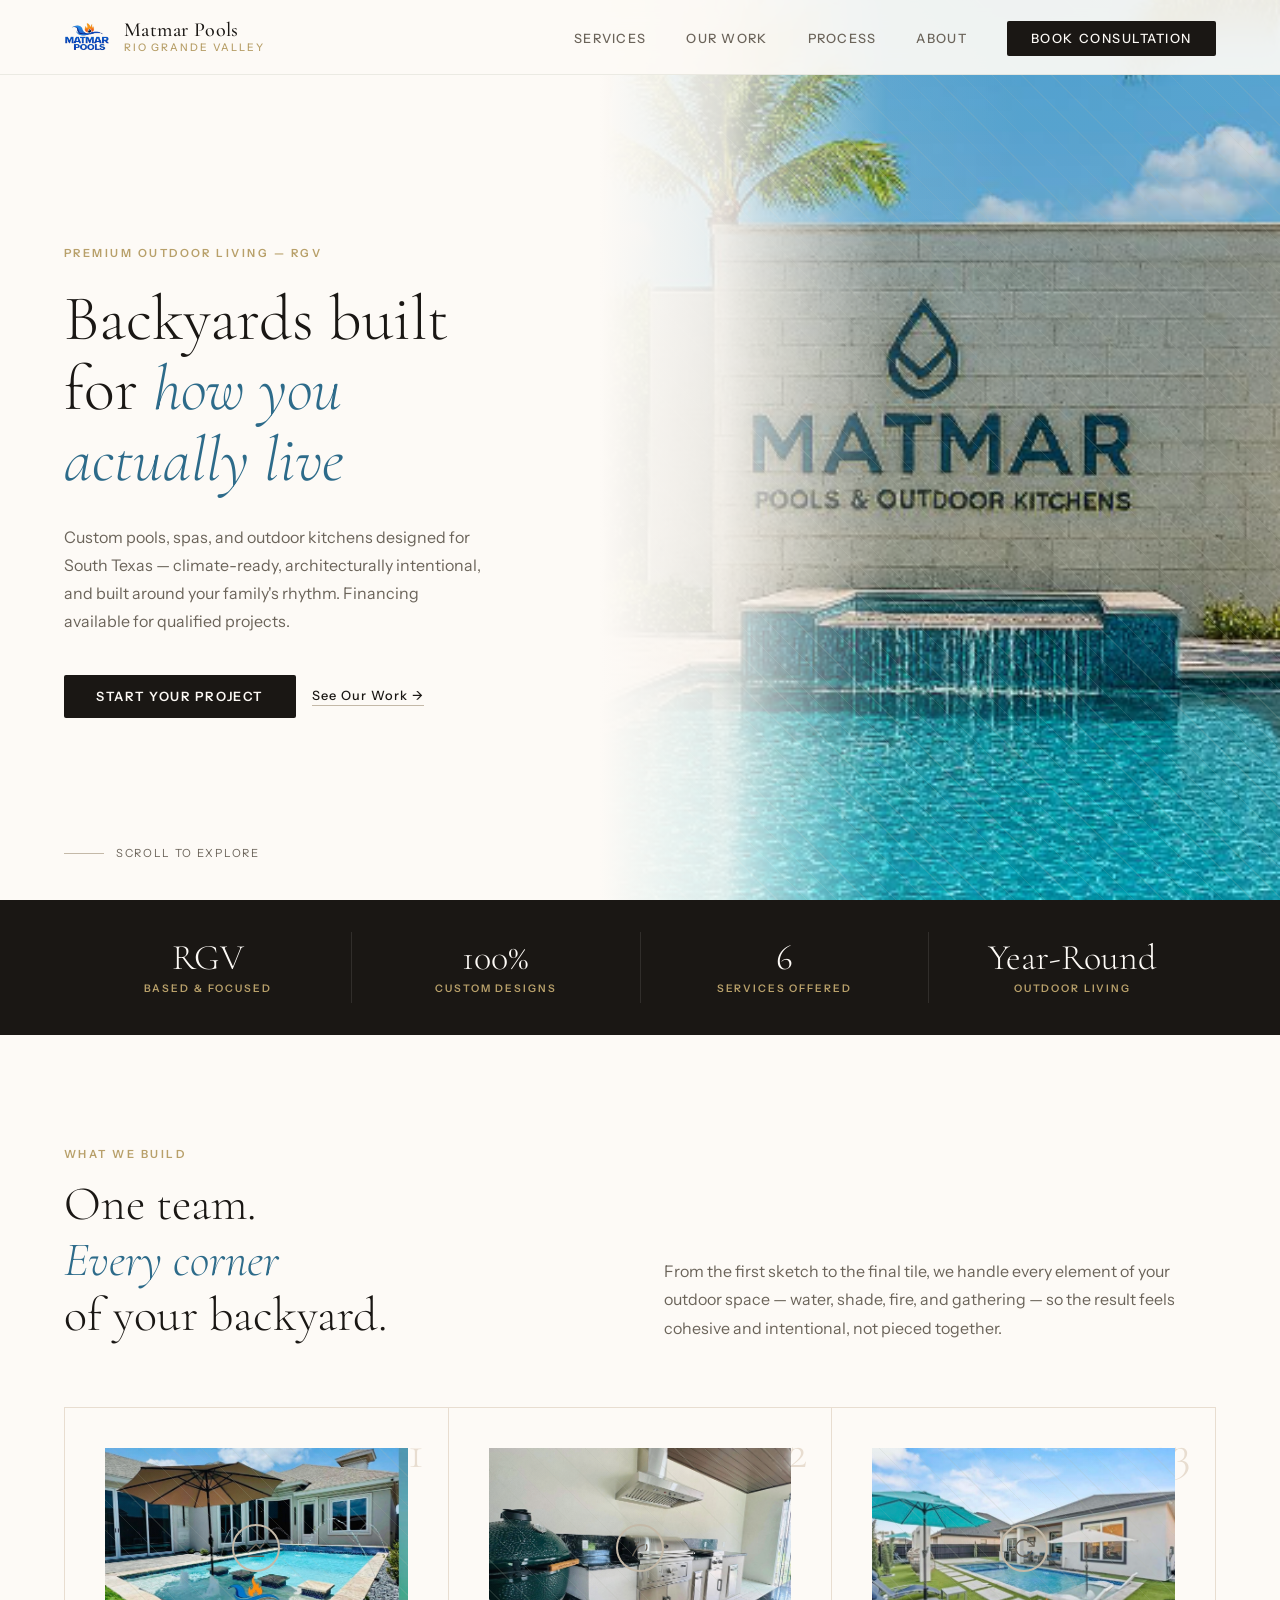
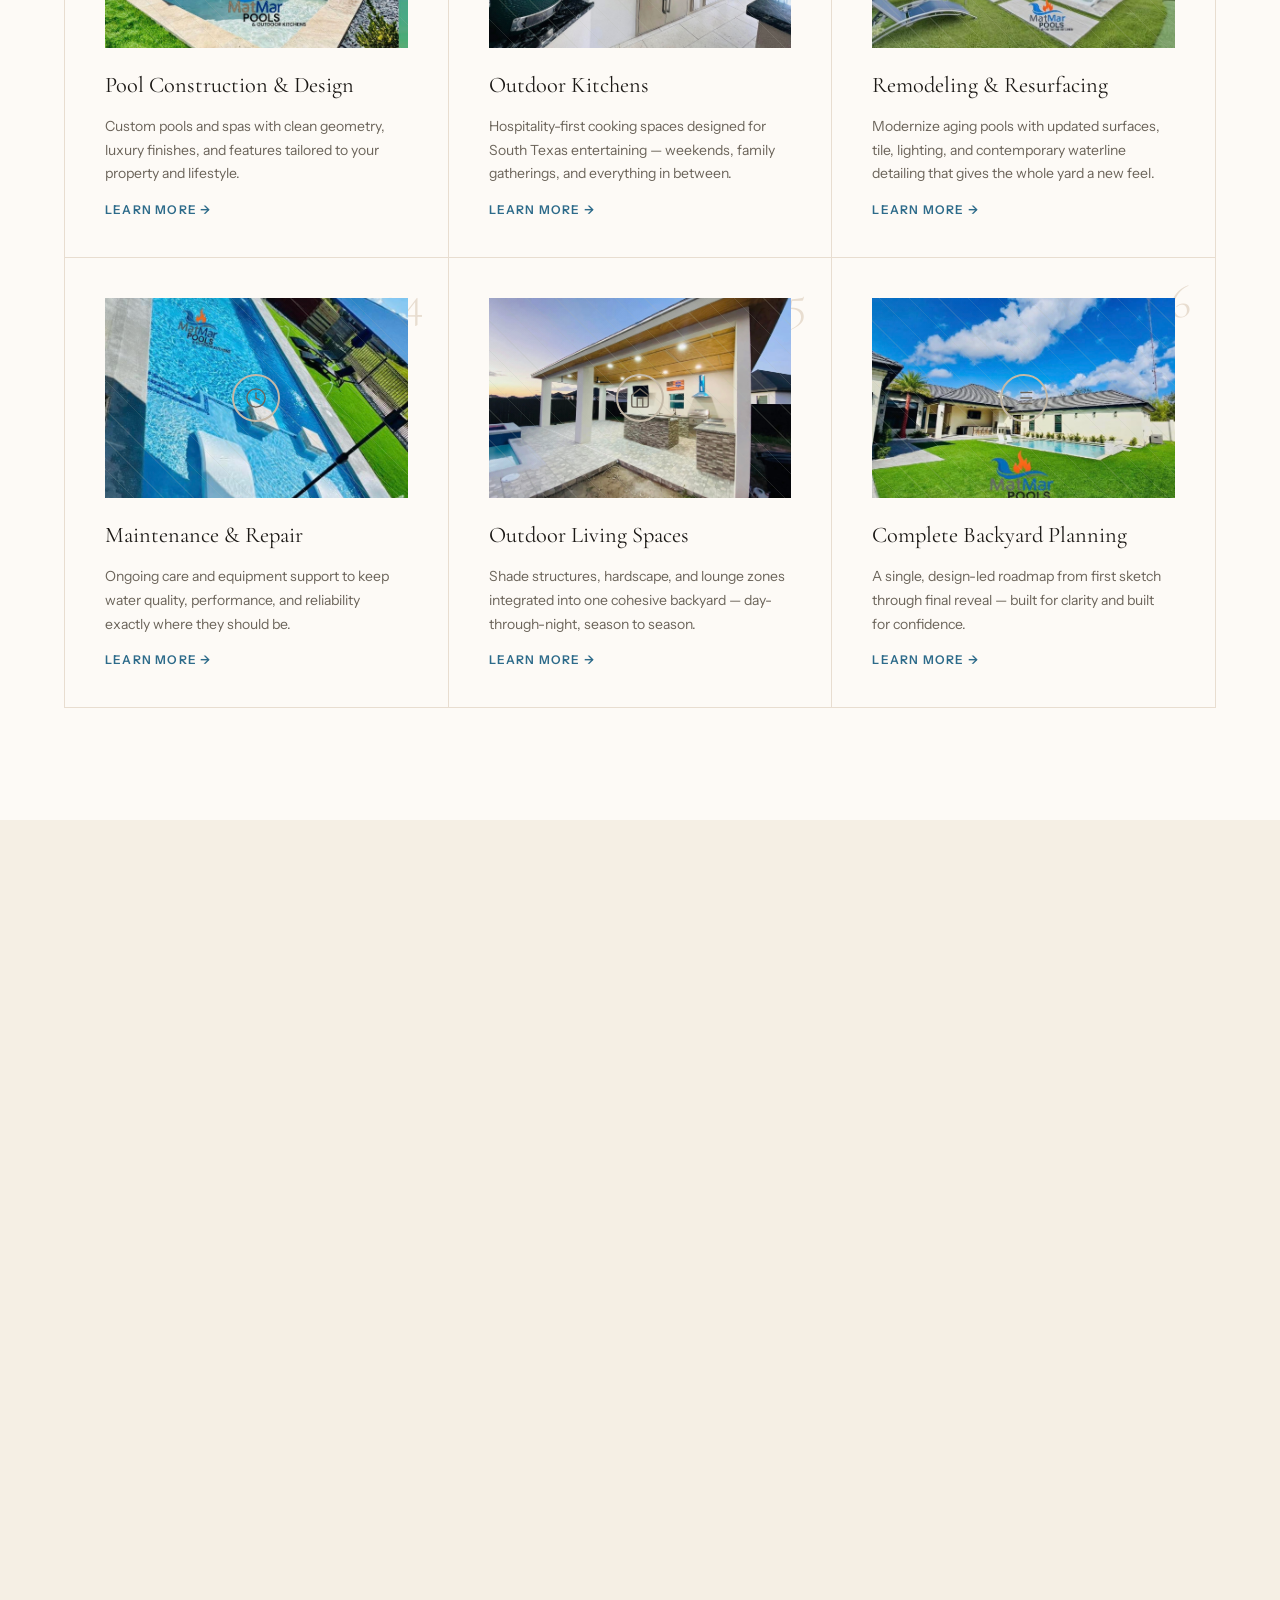
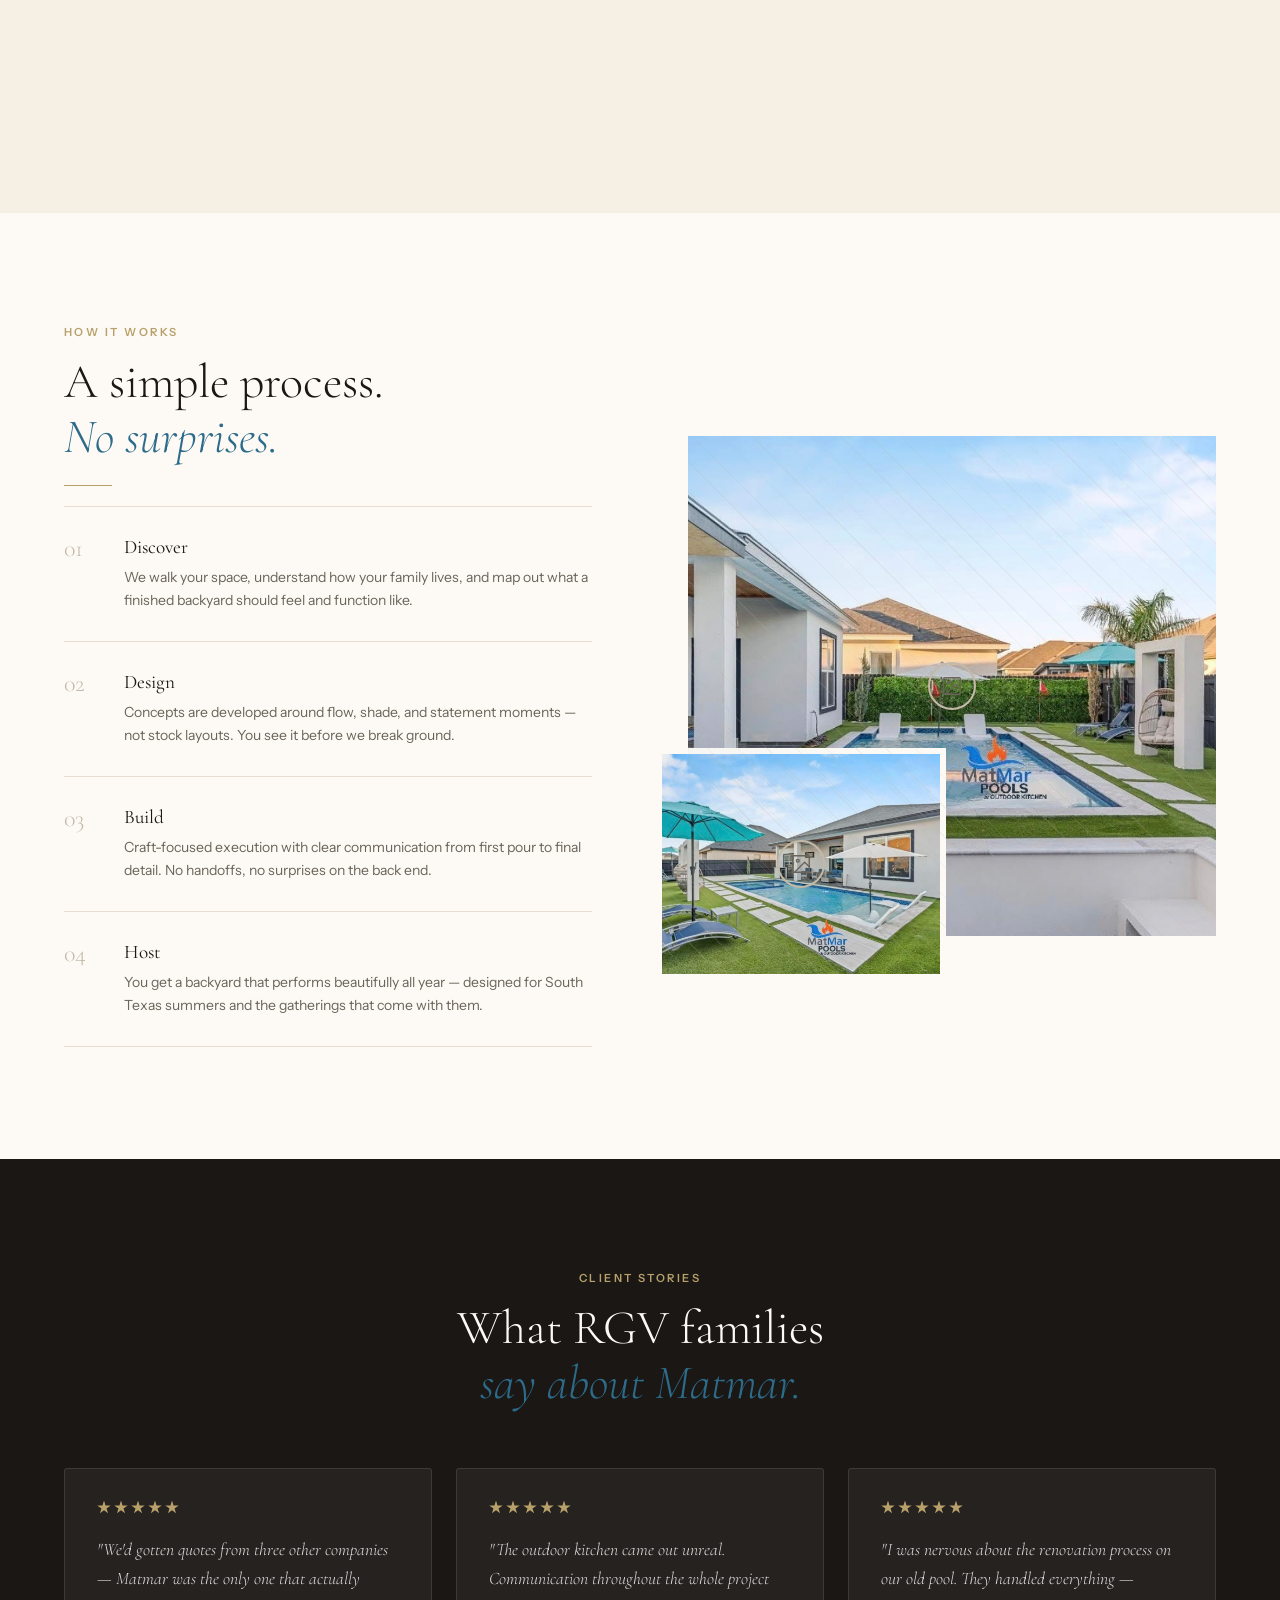
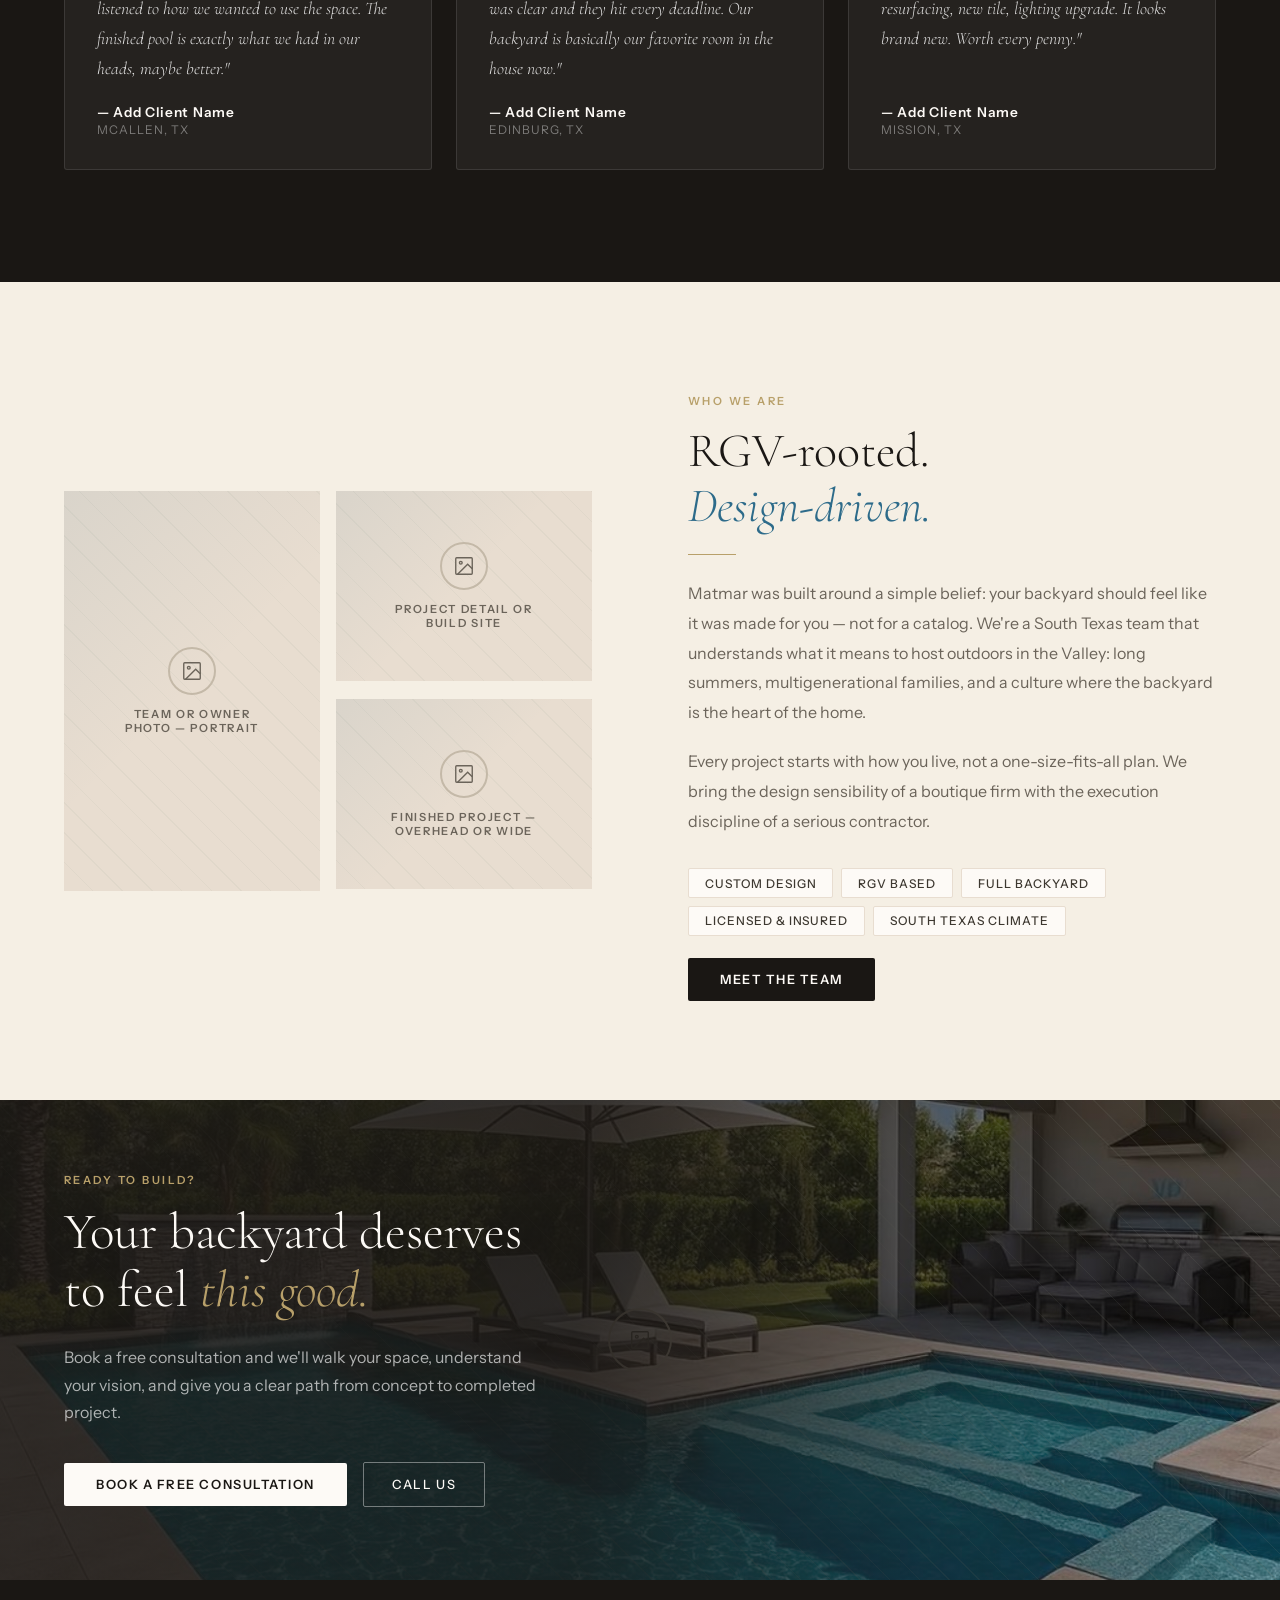
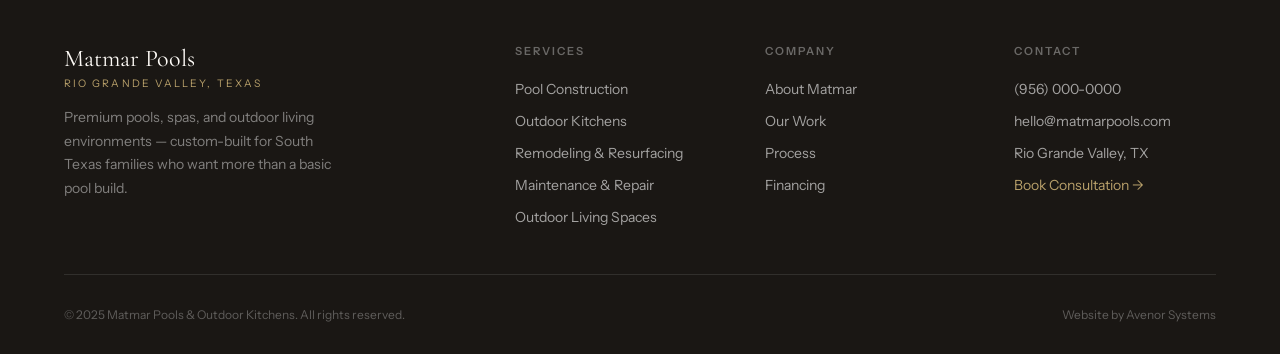
<file: index.html>
<!DOCTYPE html>
<html lang="en">
<head>
<meta charset="UTF-8">
<meta name="viewport" content="width=device-width, initial-scale=1.0">
<title>Matmar Pools | Premium Pools & Outdoor Living — RGV</title>
<link rel="preconnect" href="https://fonts.googleapis.com">
<link rel="preconnect" href="https://fonts.gstatic.com" crossorigin>
<link href="https://fonts.googleapis.com/css2?family=Cormorant+Garamond:ital,wght@0,300;0,400;0,500;0,600;1,300;1,400&family=Instrument+Sans:wght@400;500;600&display=swap" rel="stylesheet">
<link rel="stylesheet" href="./styles.css">
</head>
<body>

<!-- NAV -->
<nav>
  <a href="#" class="nav-logo">
    <img src="./assets/img/matmarlogo.png" alt="Matmar Pools logo" />
    <span class="nav-logo-copy">
      <span class="nav-logo-name">Matmar Pools</span>
      <span class="nav-logo-sub">Rio Grande Valley</span>
    </span>
  </a>
  <ul class="nav-links">
    <li><a href="#services">Services</a></li>
    <li><a href="#portfolio">Our Work</a></li>
    <li><a href="#process">Process</a></li>
    <li><a href="#about">About</a></li>
    <li><a href="#contact" class="nav-cta">Book Consultation</a></li>
  </ul>
  <button class="nav-toggle" aria-label="Menu">
    <span></span><span></span><span></span>
  </button>
</nav>

<!-- HERO -->
<section class="hero hero-no-pad">
  <div class="hero-content">
    <p class="hero-eyebrow">Premium Outdoor Living — RGV</p>
    <h1 class="hero-headline">
      Backyards built<br>
      for <em>how you<br>actually live</em>
    </h1>
    <p class="hero-sub">Custom pools, spas, and outdoor kitchens designed for South Texas — climate-ready, architecturally intentional, and built around your family's rhythm. Financing available for qualified projects.</p>
    <div class="hero-actions">
      <a href="#contact" class="btn-primary">Start Your Project</a>
      <a href="#portfolio" class="btn-ghost">See Our Work →</a>
    </div>
    <div class="hero-scroll-indicator">
      <span class="scroll-line"></span>
      Scroll to explore
    </div>
  </div>
  <div class="hero-img-side">
    <div class="img-placeholder placeholder-fill">
      <img src="./assets/img/matmarherobg.png" alt="Matmar Pools hero project" class="hero-placeholder-image" />
    </div>
  </div>
</section>

<!-- STATS STRIP -->
<div class="stats-strip">
  <div class="stat-item">
    <span class="stat-num">RGV</span>
    <span class="stat-label">Based & Focused</span>
  </div>
  <div class="stat-item">
    <span class="stat-num">100%</span>
    <span class="stat-label">Custom Designs</span>
  </div>
  <div class="stat-item">
    <span class="stat-num">6</span>
    <span class="stat-label">Services Offered</span>
  </div>
  <div class="stat-item">
    <span class="stat-num">Year-Round</span>
    <span class="stat-label">Outdoor Living</span>
  </div>
</div>

<!-- SERVICES -->
<section class="services" id="services">
  <div class="services-header fade-up">
    <div>
      <p class="section-eyebrow">What We Build</p>
      <h2 class="section-title">One team.<br><em>Every corner</em><br>of your backyard.</h2>
    </div>
    <p class="services-desc">From the first sketch to the final tile, we handle every element of your outdoor space — water, shade, fire, and gathering — so the result feels cohesive and intentional, not pieced together.</p>
  </div>
  <div class="services-grid">
    <div class="service-card">
      <div class="service-num">01</div>
      <div class="service-img">
        <div class="img-placeholder placeholder-service">
          <div class="img-placeholder-icon"><svg viewBox="0 0 24 24"><path d="M3 17l9-9 4 4 5-5M3 21h18"/></svg></div>
          <img src="./assets/img/IMG_8306.jpeg" alt="Matmar Pools hero project" class="hero-placeholder-image" />
        </div>
      </div>
      <h3 class="service-title">Pool Construction & Design</h3>
      <p class="service-desc">Custom pools and spas with clean geometry, luxury finishes, and features tailored to your property and lifestyle.</p>
      <a href="#" class="service-link">Learn more →</a>
    </div>
    <div class="service-card">
      <div class="service-num">02</div>
      <div class="service-img">
        <div class="img-placeholder placeholder-service">
          <div class="img-placeholder-icon"><svg viewBox="0 0 24 24"><path d="M17 8C8 10 5.9 16.17 3.82 21M19 8c.93 2.88.5 5.5-1 7M7 9.27C7.91 7.7 9 6 11 5"/></svg></div>
          <img src="./assets/img/IMG_8302.jpeg" alt="Matmar Pools hero project" class="hero-placeholder-image" />
        </div>
      </div>
      <h3 class="service-title">Outdoor Kitchens</h3>
      <p class="service-desc">Hospitality-first cooking spaces designed for South Texas entertaining — weekends, family gatherings, and everything in between.</p>
      <a href="#" class="service-link">Learn more →</a>
    </div>
    <div class="service-card">
      <div class="service-num">03</div>
      <div class="service-img">
        <div class="img-placeholder placeholder-service">
          <div class="img-placeholder-icon"><svg viewBox="0 0 24 24"><polyline points="23 4 23 10 17 10"/><path d="M20.49 15a9 9 0 1 1-2.12-9.36L23 10"/></svg></div>
          <img src="./assets/img/IMG_8295.jpeg" alt="Matmar Pools hero project" class="hero-placeholder-image" />
        </div>
      </div>
      <h3 class="service-title">Remodeling & Resurfacing</h3>
      <p class="service-desc">Modernize aging pools with updated surfaces, tile, lighting, and contemporary waterline detailing that gives the whole yard a new feel.</p>
      <a href="#" class="service-link">Learn more →</a>
    </div>
    <div class="service-card">
      <div class="service-num">04</div>
      <div class="service-img">
        <div class="img-placeholder placeholder-service">
          <div class="img-placeholder-icon"><svg viewBox="0 0 24 24"><circle cx="12" cy="12" r="10"/><polyline points="12 6 12 12 16 14"/></svg></div>
          <img src="./assets/img/IMG_8298.jpeg" alt="Matmar Pools hero project" class="hero-placeholder-image" />
        </div>
      </div>
      <h3 class="service-title">Maintenance & Repair</h3>
      <p class="service-desc">Ongoing care and equipment support to keep water quality, performance, and reliability exactly where they should be.</p>
      <a href="#" class="service-link">Learn more →</a>
    </div>
    <div class="service-card">
      <div class="service-num">05</div>
      <div class="service-img">
        <div class="img-placeholder placeholder-service">
          <div class="img-placeholder-icon"><svg viewBox="0 0 24 24"><path d="M3 9l9-7 9 7v11a2 2 0 0 1-2 2H5a2 2 0 0 1-2-2z"/><polyline points="9 22 9 12 15 12 15 22"/></svg></div>
          <img src="./assets/img/IMG_8303.jpeg" alt="Matmar Pools hero project" class="hero-placeholder-image" />
        </div>
      </div>
      <h3 class="service-title">Outdoor Living Spaces</h3>
      <p class="service-desc">Shade structures, hardscape, and lounge zones integrated into one cohesive backyard — day-through-night, season to season.</p>
      <a href="#" class="service-link">Learn more →</a>
    </div>
    <div class="service-card">
      <div class="service-num">06</div>
      <div class="service-img">
        <div class="img-placeholder placeholder-service">
          <div class="img-placeholder-icon"><svg viewBox="0 0 24 24"><line x1="8" y1="6" x2="21" y2="6"/><line x1="8" y1="12" x2="21" y2="12"/><line x1="8" y1="18" x2="21" y2="18"/><line x1="3" y1="6" x2="3.01" y2="6"/><line x1="3" y1="12" x2="3.01" y2="12"/><line x1="3" y1="18" x2="3.01" y2="18"/></svg></div>
          <img src="./assets/img/IMG_8297.jpeg" alt="Matmar Pools hero project" class="hero-placeholder-image" />
        </div>
      </div>
      <h3 class="service-title">Complete Backyard Planning</h3>
      <p class="service-desc">A single, design-led roadmap from first sketch through final reveal — built for clarity and built for confidence.</p>
      <a href="#" class="service-link">Learn more →</a>
    </div>
  </div>
</section>

<!-- PORTFOLIO -->
<section class="portfolio" id="portfolio">
  <div class="portfolio-header fade-up">
    <div>
      <p class="section-eyebrow">Featured Work</p>
      <h2 class="section-title">Projects that<br><em>speak for themselves.</em></h2>
    </div>
    <a href="#" class="btn-ghost">View full portfolio →</a>
  </div>
  <div class="portfolio-grid">
    <div class="portfolio-item featured fade-up">
      <div class="img-placeholder placeholder-featured">
        <div class="img-placeholder-icon img-placeholder-icon-lg">
          <svg class="img-placeholder-svg-lg" viewBox="0 0 24 24"><rect x="3" y="3" width="18" height="18" rx="1"/><circle cx="8.5" cy="8.5" r="1.5"/><polyline points="21 15 16 10 5 21"/></svg>
        </div>
        <img src="./assets/img/IMG_8308.jpeg" alt="Matmar Pools hero project" class="hero-placeholder-image" />
      </div>
      <div class="portfolio-caption">
        <p class="portfolio-caption-type">Custom Pool + Outdoor Kitchen</p>
      </div>
    </div>
    <div class="portfolio-item fade-up">
      <div class="img-placeholder placeholder-portfolio">
        <div class="img-placeholder-icon"><svg viewBox="0 0 24 24"><rect x="3" y="3" width="18" height="18" rx="1"/><circle cx="8.5" cy="8.5" r="1.5"/><polyline points="21 15 16 10 5 21"/></svg></div>
        <img src="./assets/img/IMG_8307.jpeg" alt="Matmar Pools hero project" class="hero-placeholder-image" />
      </div>
      <div class="portfolio-caption">
        <p class="portfolio-caption-type">Remodel & Resurface</p>
        <p class="portfolio-caption-name">McAllen, TX</p>
      </div>
    </div>
    <div class="portfolio-item fade-up">
      <div class="img-placeholder placeholder-portfolio">
        <div class="img-placeholder-icon"><svg viewBox="0 0 24 24"><rect x="3" y="3" width="18" height="18" rx="1"/><circle cx="8.5" cy="8.5" r="1.5"/><polyline points="21 15 16 10 5 21"/></svg></div>
        <img src="./assets/img/IMG_8301.jpeg" alt="Matmar Pools hero project" class="hero-placeholder-image" />
      </div>
      <div class="portfolio-caption">
        <p class="portfolio-caption-type">Outdoor Living</p>
        <p class="portfolio-caption-name">Mission, TX</p>
      </div>
    </div>
    <div class="portfolio-item fade-up">
      <div class="img-placeholder placeholder-portfolio">
        <div class="img-placeholder-icon"><svg viewBox="0 0 24 24"><rect x="3" y="3" width="18" height="18" rx="1"/><circle cx="8.5" cy="8.5" r="1.5"/><polyline points="21 15 16 10 5 21"/></svg></div>
        <img src="./assets/img/IMG_8304.jpeg" alt="Matmar Pools hero project" class="hero-placeholder-image" />
      </div>
      <div class="portfolio-caption">
        <p class="portfolio-caption-type">Custom Spa</p>
        <p class="portfolio-caption-name">Edinburg, TX</p>
      </div>
    </div>
    <div class="portfolio-item fade-up">
      <div class="img-placeholder placeholder-portfolio">
        <div class="img-placeholder-icon"><svg viewBox="0 0 24 24"><rect x="3" y="3" width="18" height="18" rx="1"/><circle cx="8.5" cy="8.5" r="1.5"/><polyline points="21 15 16 10 5 21"/></svg></div>
        <img src="./assets/img/IMG_8295.jpeg" alt="Matmar Pools hero project" class="hero-placeholder-image" />
      </div>
      <div class="portfolio-caption">
        <p class="portfolio-caption-type">New Construction</p>
        <p class="portfolio-caption-name">Pharr, TX</p>
      </div>
    </div>
  </div>
</section>

<!-- PROCESS -->
<div class="process" id="process">
  <div class="fade-up">
    <p class="section-eyebrow">How It Works</p>
    <h2 class="section-title">A simple process.<br><em>No surprises.</em></h2>
    <div class="gold-line"></div>
    <div class="process-steps">
      <div class="process-step">
        <span class="process-step-num">01</span>
        <div class="process-step-content">
          <h3 class="process-step-title">Discover</h3>
          <p class="process-step-desc">We walk your space, understand how your family lives, and map out what a finished backyard should feel and function like.</p>
        </div>
      </div>
      <div class="process-step">
        <span class="process-step-num">02</span>
        <div class="process-step-content">
          <h3 class="process-step-title">Design</h3>
          <p class="process-step-desc">Concepts are developed around flow, shade, and statement moments — not stock layouts. You see it before we break ground.</p>
        </div>
      </div>
      <div class="process-step">
        <span class="process-step-num">03</span>
        <div class="process-step-content">
          <h3 class="process-step-title">Build</h3>
          <p class="process-step-desc">Craft-focused execution with clear communication from first pour to final detail. No handoffs, no surprises on the back end.</p>
        </div>
      </div>
      <div class="process-step">
        <span class="process-step-num">04</span>
        <div class="process-step-content">
          <h3 class="process-step-title">Host</h3>
          <p class="process-step-desc">You get a backyard that performs beautifully all year — designed for South Texas summers and the gatherings that come with them.</p>
        </div>
      </div>
    </div>
  </div>
  <div class="process-img-col fade-up">
    <div class="process-img-main">
      <div class="img-placeholder placeholder-process-main">
        <div class="img-placeholder-icon"><svg viewBox="0 0 24 24"><rect x="3" y="3" width="18" height="18" rx="1"/><circle cx="8.5" cy="8.5" r="1.5"/><polyline points="21 15 16 10 5 21"/></svg></div>
        <img src="./assets/img/IMG_8309.jpeg" alt="Matmar Pools hero project" class="hero-placeholder-image" />
      </div>
    </div>
    <div class="process-img-accent">
      <div class="img-placeholder placeholder-process-accent">
        <div class="img-placeholder-icon"><svg viewBox="0 0 24 24"><rect x="3" y="3" width="18" height="18" rx="1"/><circle cx="8.5" cy="8.5" r="1.5"/><polyline points="21 15 16 10 5 21"/></svg></div>
        <img src="./assets/img/IMG_8295.jpeg" alt="Matmar Pools hero project" class="hero-placeholder-image" />
      </div>
    </div>
  </div>
</div>

<!-- TESTIMONIALS -->
<section class="testimonials">
  <p class="section-eyebrow">Client Stories</p>
  <h2 class="section-title">What RGV families<br><em>say about Matmar.</em></h2>
  <div class="testimonials-grid fade-up">
    <div class="testimonial-card">
      <div class="testimonial-stars">
        <div class="star"></div><div class="star"></div><div class="star"></div><div class="star"></div><div class="star"></div>
      </div>
      <p class="testimonial-text">"We'd gotten quotes from three other companies — Matmar was the only one that actually listened to how we wanted to use the space. The finished pool is exactly what we had in our heads, maybe better."</p>
      <div class="testimonial-author">
        <span class="testimonial-name">— Add Client Name</span>
        <span class="testimonial-location">McAllen, TX</span>
      </div>
    </div>
    <div class="testimonial-card">
      <div class="testimonial-stars">
        <div class="star"></div><div class="star"></div><div class="star"></div><div class="star"></div><div class="star"></div>
      </div>
      <p class="testimonial-text">"The outdoor kitchen came out unreal. Communication throughout the whole project was clear and they hit every deadline. Our backyard is basically our favorite room in the house now."</p>
      <div class="testimonial-author">
        <span class="testimonial-name">— Add Client Name</span>
        <span class="testimonial-location">Edinburg, TX</span>
      </div>
    </div>
    <div class="testimonial-card">
      <div class="testimonial-stars">
        <div class="star"></div><div class="star"></div><div class="star"></div><div class="star"></div><div class="star"></div>
      </div>
      <p class="testimonial-text">"I was nervous about the renovation process on our old pool. They handled everything — resurfacing, new tile, lighting upgrade. It looks brand new. Worth every penny."</p>
      <div class="testimonial-author">
        <span class="testimonial-name">— Add Client Name</span>
        <span class="testimonial-location">Mission, TX</span>
      </div>
    </div>
  </div>
</section>

<!-- ABOUT -->
<section class="about-strip" id="about">
  <div class="about-img-grid fade-up">
    <div class="about-img-tall">
      <div class="img-placeholder placeholder-about-tall">
        <div class="img-placeholder-icon"><svg viewBox="0 0 24 24"><rect x="3" y="3" width="18" height="18" rx="1"/><circle cx="8.5" cy="8.5" r="1.5"/><polyline points="21 15 16 10 5 21"/></svg></div>
        <span class="img-placeholder-label">Team or owner photo — portrait</span>
      </div>
    </div>
    <div>
      <div class="img-placeholder placeholder-about-small">
        <div class="img-placeholder-icon"><svg viewBox="0 0 24 24"><rect x="3" y="3" width="18" height="18" rx="1"/><circle cx="8.5" cy="8.5" r="1.5"/><polyline points="21 15 16 10 5 21"/></svg></div>
        <span class="img-placeholder-label">Project detail or build site</span>
      </div>
    </div>
    <div>
      <div class="img-placeholder placeholder-about-small">
        <div class="img-placeholder-icon"><svg viewBox="0 0 24 24"><rect x="3" y="3" width="18" height="18" rx="1"/><circle cx="8.5" cy="8.5" r="1.5"/><polyline points="21 15 16 10 5 21"/></svg></div>
        <span class="img-placeholder-label">Finished project — overhead or wide</span>
      </div>
    </div>
  </div>
  <div class="about-content fade-up">
    <p class="section-eyebrow">Who We Are</p>
    <h2 class="section-title">RGV-rooted.<br><em>Design-driven.</em></h2>
    <div class="gold-line"></div>
    <p class="about-body">Matmar was built around a simple belief: your backyard should feel like it was made for you — not for a catalog. We're a South Texas team that understands what it means to host outdoors in the Valley: long summers, multigenerational families, and a culture where the backyard is the heart of the home.</p>
    <p class="about-body about-body-tight">Every project starts with how you live, not a one-size-fits-all plan. We bring the design sensibility of a boutique firm with the execution discipline of a serious contractor.</p>
    <div class="about-tags">
      <span class="tag">Custom Design</span>
      <span class="tag">RGV Based</span>
      <span class="tag">Full Backyard</span>
      <span class="tag">Licensed & Insured</span>
      <span class="tag">South Texas Climate</span>
    </div>
    <a href="#contact" class="btn-primary">Meet the Team</a>
  </div>
</section>

<!-- CTA BANNER -->
<div class="cta-banner">
  <div class="cta-banner-bg">
    <div class="img-placeholder placeholder-fill">
      <div class="img-placeholder-icon img-placeholder-icon-xl">
        <svg class="img-placeholder-svg-xl" viewBox="0 0 24 24"><rect x="3" y="3" width="18" height="18" rx="1"/><circle cx="8.5" cy="8.5" r="1.5"/><polyline points="21 15 16 10 5 21"/></svg>
      </div>
      <img src="./assets/img/IMG_8308.jpeg" alt="Matmar Pools hero project" class="hero-placeholder-image" />
    </div>
  </div>
  <div class="cta-banner-overlay"></div>
  <div class="cta-banner-content">
    <p class="section-eyebrow">Ready to Build?</p>
    <h2 class="cta-title">Your backyard deserves<br>to feel <em>this good.</em></h2>
    <p class="cta-sub">Book a free consultation and we'll walk your space, understand your vision, and give you a clear path from concept to completed project.</p>
    <div class="cta-actions">
      <a href="#contact" class="btn-light">Book a Free Consultation</a>
      <a href="tel:+1-956-000-0000" class="btn-outline-light">Call Us</a>
    </div>
  </div>
</div>

<!-- CONTACT / FOOTER -->
<footer id="contact">
  <div class="footer-top">
    <div>
      <p class="footer-brand-name">Matmar Pools</p>
      <p class="footer-brand-sub">Rio Grande Valley, Texas</p>
      <p class="footer-body">Premium pools, spas, and outdoor living environments — custom-built for South Texas families who want more than a basic pool build.</p>
    </div>
    <div>
      <p class="footer-col-title">Services</p>
      <ul class="footer-links">
        <li><a href="#">Pool Construction</a></li>
        <li><a href="#">Outdoor Kitchens</a></li>
        <li><a href="#">Remodeling & Resurfacing</a></li>
        <li><a href="#">Maintenance & Repair</a></li>
        <li><a href="#">Outdoor Living Spaces</a></li>
      </ul>
    </div>
    <div>
      <p class="footer-col-title">Company</p>
      <ul class="footer-links">
        <li><a href="#">About Matmar</a></li>
        <li><a href="#">Our Work</a></li>
        <li><a href="#">Process</a></li>
        <li><a href="#">Financing</a></li>
      </ul>
    </div>
    <div>
      <p class="footer-col-title">Contact</p>
      <ul class="footer-links">
        <li><a href="tel:+19560000000">(956) 000-0000</a></li>
        <li><a href="mailto:hello@matmarpools.com">hello@matmarpools.com</a></li>
        <li><a href="#">Rio Grande Valley, TX</a></li>
        <li><a href="#contact" class="footer-link-gold">Book Consultation →</a></li>
      </ul>
    </div>
  </div>
  <div class="footer-bottom">
    <span>© 2025 Matmar Pools & Outdoor Kitchens. All rights reserved.</span>
    <span>Website by <a href="https://avenor.systems">Avenor Systems</a></span>
  </div>
</footer>

<script src="./script.js"></script>
</body>
</html>
</file>
<file: styles.css>
:root {
  --sand: #F5EFE4;
  --sand-mid: #E8DDD0;
  --sand-dark: #C4B9A8;
  --ink: #1A1714;
  --ink-mid: #3D3830;
  --ink-soft: #6B645A;
  --water: #2D6B8A;
  --water-light: #E8F3F9;
  --water-mid: #5B9BB5;
  --gold: #B8A06A;
  --gold-light: #F2ECD9;
  --white: #FDFAF6;
  --serif: 'Cormorant Garamond', Georgia, serif;
  --sans: 'Instrument Sans', sans-serif;
}

*, *::before, *::after { box-sizing: border-box; margin: 0; padding: 0; }

html { scroll-behavior: smooth; }

body {
  font-family: var(--sans);
  background: var(--white);
  color: var(--ink);
  overflow-x: hidden;
}

/* NAV */
nav {
  position: fixed;
  top: 0; left: 0; right: 0;
  z-index: 100;
  display: flex;
  align-items: center;
  justify-content: space-between;
  padding: 1.25rem 4rem;
  background: rgba(253,250,246,0.92);
  backdrop-filter: blur(12px);
  border-bottom: 1px solid rgba(180,185,168,0.25);
  transition: padding 0.3s;
}

.nav-logo {
  display: flex;
  align-items: center;
  gap: 0.75rem;
  text-decoration: none;
}

.nav-logo img {
  width: 48px;
  height: auto;
  display: block;
  flex-shrink: 0;
}

.nav-logo-copy {
  display: flex;
  flex-direction: column;
  gap: 1px;
}
.nav-logo-name {
  font-family: var(--serif);
  font-size: 1.25rem;
  font-weight: 500;
  color: var(--ink);
  letter-spacing: 0.02em;
  line-height: 1;
}
.nav-logo-sub {
  font-size: 0.65rem;
  font-weight: 500;
  letter-spacing: 0.18em;
  color: var(--gold);
  text-transform: uppercase;
}

.nav-links {
  display: flex;
  align-items: center;
  gap: 2.5rem;
  list-style: none;
}
.nav-links a {
  font-size: 0.8rem;
  font-weight: 500;
  letter-spacing: 0.1em;
  text-transform: uppercase;
  color: var(--ink-soft);
  text-decoration: none;
  transition: color 0.2s;
}
.nav-links a:hover { color: var(--ink); }

.nav-cta {
  background: var(--ink);
  color: var(--white) !important;
  padding: 0.6rem 1.5rem !important;
  border-radius: 2px !important;
  letter-spacing: 0.12em !important;
  transition: background 0.2s !important;
}
.nav-cta:hover { background: var(--water) !important; color: var(--white) !important; }

/* HERO */
.hero {
  position: relative;
  height: 100vh;
  min-height: 680px;
  display: grid;
  grid-template-columns: 1fr 1fr;
  overflow: hidden;
}

.hero-no-pad {
  padding: 0;
}

.hero-content {
  display: flex;
  flex-direction: column;
  justify-content: center;
  padding: 8rem 4rem 4rem 4rem;
  position: relative;
  z-index: 2;
}

.hero-eyebrow {
  font-size: 0.7rem;
  font-weight: 600;
  letter-spacing: 0.22em;
  text-transform: uppercase;
  color: var(--gold);
  margin-bottom: 1.5rem;
}

.hero-headline {
  font-family: var(--serif);
  font-size: clamp(3rem, 5vw, 4.5rem);
  font-weight: 300;
  line-height: 1.1;
  color: var(--ink);
  margin-bottom: 1.75rem;
}

.hero-headline em {
  font-style: italic;
  color: var(--water);
}

.hero-sub {
  font-size: 1rem;
  line-height: 1.75;
  color: var(--ink-soft);
  max-width: 420px;
  margin-bottom: 2.5rem;
}

.hero-actions {
  display: flex;
  gap: 1rem;
  align-items: center;
}

.btn-primary {
  background: var(--ink);
  color: var(--white);
  padding: 0.875rem 2rem;
  font-size: 0.8rem;
  font-weight: 600;
  letter-spacing: 0.12em;
  text-transform: uppercase;
  text-decoration: none;
  border-radius: 2px;
  transition: background 0.2s;
}
.btn-primary:hover { background: var(--water); }

.btn-ghost {
  color: var(--ink);
  font-size: 0.8rem;
  font-weight: 500;
  letter-spacing: 0.08em;
  text-decoration: none;
  display: flex;
  align-items: center;
  gap: 0.5rem;
  border-bottom: 1px solid var(--sand-dark);
  padding-bottom: 2px;
  transition: color 0.2s, border-color 0.2s;
}
.btn-ghost:hover { color: var(--water); border-color: var(--water-mid); }

.hero-img-side {
  position: relative;
  overflow: hidden;
  margin-left: -2.5rem;
  z-index: 1;
}

.hero-img-side::before {
  content: '';
  position: absolute;
  inset: 0;
  z-index: 2;
  background: linear-gradient(90deg, var(--white) 0%, rgba(253, 250, 246, 0.86) 18%, rgba(253, 250, 246, 0.08) 42%, transparent 62%);
  pointer-events: none;
}

.hero-scroll-indicator {
  position: absolute;
  bottom: 2.5rem;
  left: 4rem;
  display: flex;
  align-items: center;
  gap: 0.75rem;
  font-size: 0.7rem;
  letter-spacing: 0.15em;
  text-transform: uppercase;
  color: var(--ink-soft);
}

.scroll-line {
  width: 40px;
  height: 1px;
  background: var(--sand-dark);
}

/* IMAGE PLACEHOLDER */
.img-placeholder {
  width: 100%;
  height: 100%;
  background: var(--sand-mid);
  display: flex;
  flex-direction: column;
  align-items: center;
  justify-content: center;
  gap: 0.75rem;
  position: relative;
  overflow: hidden;
}

.hero-placeholder-image {
  width: 100%;
  height: 100%;
  object-fit: cover;
  object-position: center;
  position: absolute;
  inset: 0;
  z-index: 0;
}

.img-placeholder::before {
  content: '';
  position: absolute;
  inset: 0;
  z-index: 1;
  background:
    linear-gradient(135deg, rgba(45,107,138,0.08) 0%, transparent 50%),
    repeating-linear-gradient(
      45deg,
      transparent,
      transparent 20px,
      rgba(180,185,168,0.15) 20px,
      rgba(180,185,168,0.15) 21px
    );
}

.img-placeholder-icon {
  width: 48px;
  height: 48px;
  border: 2px solid var(--sand-dark);
  border-radius: 50%;
  display: flex;
  align-items: center;
  justify-content: center;
  position: relative;
  z-index: 1;
}

.img-placeholder-icon svg {
  width: 22px;
  height: 22px;
  stroke: var(--ink-soft);
  fill: none;
  stroke-width: 1.5;
}

.img-placeholder-label {
  font-size: 0.7rem;
  font-weight: 600;
  letter-spacing: 0.15em;
  text-transform: uppercase;
  color: var(--ink-soft);
  position: relative;
  z-index: 1;
  text-align: center;
  max-width: 160px;
}

.placeholder-fill {
  height: 100%;
}

.placeholder-service {
  height: 200px;
}

.placeholder-featured {
  min-height: 580px;
}

.placeholder-portfolio {
  min-height: 280px;
}

.placeholder-process-main {
  height: 500px;
}

.placeholder-process-accent {
  height: 220px;
}

.placeholder-about-tall {
  height: 400px;
}

.placeholder-about-small {
  height: 190px;
}

.img-placeholder-icon-lg {
  width: 60px;
  height: 60px;
}

.img-placeholder-icon-xl {
  width: 64px;
  height: 64px;
}

.img-placeholder-svg-lg {
  width: 28px;
  height: 28px;
}

.img-placeholder-svg-xl {
  width: 30px;
  height: 30px;
}

/* STATS STRIP */
.stats-strip {
  background: var(--ink);
  padding: 2rem 4rem;
  display: flex;
  gap: 0;
}

.stat-item {
  flex: 1;
  display: flex;
  flex-direction: column;
  align-items: center;
  padding: 0.5rem 2rem;
  border-right: 1px solid rgba(255,255,255,0.1);
}
.stat-item:last-child { border-right: none; }

.stat-num {
  font-family: var(--serif);
  font-size: 2.25rem;
  font-weight: 300;
  color: var(--white);
  line-height: 1;
  margin-bottom: 0.4rem;
}

.stat-label {
  font-size: 0.65rem;
  font-weight: 600;
  letter-spacing: 0.18em;
  text-transform: uppercase;
  color: var(--gold);
}

/* SECTION SHARED */
section { padding: 7rem 4rem; }

.section-eyebrow {
  font-size: 0.7rem;
  font-weight: 600;
  letter-spacing: 0.22em;
  text-transform: uppercase;
  color: var(--gold);
  margin-bottom: 1rem;
}

.section-title {
  font-family: var(--serif);
  font-size: clamp(2rem, 4vw, 3rem);
  font-weight: 300;
  line-height: 1.15;
  color: var(--ink);
}

.section-title em { font-style: italic; color: var(--water); }

/* SERVICES */
.services {
  background: var(--white);
}

.services-header {
  display: grid;
  grid-template-columns: 1fr 1fr;
  gap: 3rem;
  align-items: end;
  margin-bottom: 4rem;
}

.services-desc {
  font-size: 1rem;
  line-height: 1.8;
  color: var(--ink-soft);
  align-self: end;
}

.services-grid {
  display: grid;
  grid-template-columns: repeat(3, 1fr);
  gap: 1px;
  background: var(--sand-mid);
  border: 1px solid var(--sand-mid);
}

.service-card {
  background: var(--white);
  padding: 2.5rem;
  display: flex;
  flex-direction: column;
  gap: 1rem;
  transition: background 0.25s;
  cursor: default;
  position: relative;
  overflow: hidden;
}

.service-card:hover { background: var(--sand); }
.service-card:hover .service-img { transform: scale(1.03); }

.service-img {
  width: 100%;
  height: 200px;
  margin-bottom: 0.5rem;
  transition: transform 0.4s ease;
}

.service-num {
  font-family: var(--serif);
  font-size: 3rem;
  font-weight: 300;
  color: var(--sand-mid);
  line-height: 1;
  position: absolute;
  top: 1.25rem;
  right: 1.5rem;
}

.service-title {
  font-family: var(--serif);
  font-size: 1.4rem;
  font-weight: 400;
  color: var(--ink);
  line-height: 1.2;
}

.service-desc {
  font-size: 0.875rem;
  line-height: 1.7;
  color: var(--ink-soft);
}

.service-link {
  font-size: 0.75rem;
  font-weight: 600;
  letter-spacing: 0.1em;
  text-transform: uppercase;
  color: var(--water);
  text-decoration: none;
  margin-top: auto;
  display: flex;
  align-items: center;
  gap: 0.4rem;
}

/* FEATURED WORK */
.portfolio {
  background: var(--sand);
  padding: 7rem 4rem;
}

.portfolio-header {
  display: flex;
  justify-content: space-between;
  align-items: flex-end;
  margin-bottom: 3rem;
}

.portfolio-grid {
  display: grid;
  grid-template-columns: 2fr 1fr 1fr;
  grid-template-rows: auto auto;
  gap: 1rem;
}

.portfolio-item {
  position: relative;
  overflow: hidden;
  cursor: pointer;
}

.portfolio-item.featured {
  grid-row: 1 / 3;
}

.portfolio-item .img-placeholder {
  min-height: 280px;
  transition: transform 0.4s ease;
}

.portfolio-item.featured .img-placeholder {
  min-height: 580px;
}

.portfolio-item:hover .img-placeholder { transform: scale(1.03); }

.portfolio-caption {
  position: absolute;
  bottom: 0;
  left: 0;
  right: 0;
  padding: 1.5rem;
  background: linear-gradient(to top, rgba(26,23,20,0.75), transparent);
  color: var(--white);
}

.portfolio-caption-type {
  font-size: 0.65rem;
  font-weight: 600;
  letter-spacing: 0.2em;
  text-transform: uppercase;
  color: var(--gold);
  margin-bottom: 0.35rem;
}

.portfolio-caption-name {
  font-family: var(--serif);
  font-size: 1.25rem;
  font-weight: 400;
}

/* PROCESS */
.process {
  background: var(--white);
  display: grid;
  grid-template-columns: 1fr 1fr;
  gap: 6rem;
  align-items: center;
  padding: 7rem 4rem;
}

.process-steps {
  display: flex;
  flex-direction: column;
  gap: 0;
}

.process-step {
  display: flex;
  gap: 1.75rem;
  padding: 1.75rem 0;
  border-bottom: 1px solid var(--sand-mid);
}
.process-step:first-child { border-top: 1px solid var(--sand-mid); }

.process-step-num {
  font-family: var(--serif);
  font-size: 1.5rem;
  font-weight: 300;
  color: var(--sand-dark);
  line-height: 1;
  min-width: 2rem;
  padding-top: 0.1rem;
}

.process-step-content {}

.process-step-title {
  font-family: var(--serif);
  font-size: 1.2rem;
  font-weight: 400;
  color: var(--ink);
  margin-bottom: 0.4rem;
}

.process-step-desc {
  font-size: 0.875rem;
  line-height: 1.7;
  color: var(--ink-soft);
}

.process-img-col {
  position: relative;
}

.process-img-main {
  width: 100%;
  height: 500px;
}

.process-img-accent {
  position: absolute;
  bottom: -2rem;
  left: -2rem;
  width: 55%;
  height: 220px;
  border: 6px solid var(--white);
}

/* TESTIMONIALS */
.testimonials {
  background: var(--ink);
  padding: 7rem 4rem;
  text-align: center;
}

.testimonials .section-eyebrow { color: var(--gold); }
.testimonials .section-title { color: var(--white); margin-bottom: 3.5rem; }

.testimonials-grid {
  display: grid;
  grid-template-columns: repeat(3, 1fr);
  gap: 1.5rem;
  text-align: left;
}

.testimonial-card {
  background: rgba(255,255,255,0.05);
  border: 1px solid rgba(255,255,255,0.1);
  border-radius: 3px;
  padding: 2rem;
  display: flex;
  flex-direction: column;
  gap: 1.25rem;
}

.testimonial-stars {
  display: flex;
  gap: 3px;
}

.star {
  width: 14px;
  height: 14px;
  background: var(--gold);
  clip-path: polygon(50% 0%, 61% 35%, 98% 35%, 68% 57%, 79% 91%, 50% 70%, 21% 91%, 32% 57%, 2% 35%, 39% 35%);
}

.testimonial-text {
  font-family: var(--serif);
  font-size: 1.1rem;
  font-style: italic;
  font-weight: 300;
  line-height: 1.7;
  color: rgba(255,255,255,0.85);
}

.testimonial-author {
  display: flex;
  flex-direction: column;
  gap: 2px;
  margin-top: auto;
}

.testimonial-name {
  font-size: 0.85rem;
  font-weight: 600;
  color: var(--white);
  letter-spacing: 0.05em;
}

.testimonial-location {
  font-size: 0.75rem;
  color: rgba(255,255,255,0.4);
  letter-spacing: 0.08em;
  text-transform: uppercase;
}

/* CTA BANNER */
.cta-banner {
  position: relative;
  height: 480px;
  display: flex;
  align-items: center;
  overflow: hidden;
}

.cta-banner-bg {
  position: absolute;
  inset: 0;
}

.cta-banner-overlay {
  position: absolute;
  inset: 0;
  background: linear-gradient(to right, rgba(26,23,20,0.88) 45%, rgba(26,23,20,0.3));
  z-index: 1;
}

.cta-banner-content {
  position: relative;
  z-index: 2;
  padding: 0 4rem;
  max-width: 600px;
}

.cta-banner .section-eyebrow { margin-bottom: 1rem; }

.cta-title {
  font-family: var(--serif);
  font-size: clamp(2rem, 4vw, 3.25rem);
  font-weight: 300;
  line-height: 1.15;
  color: var(--white);
  margin-bottom: 1.5rem;
}

.cta-title em { font-style: italic; color: var(--gold); }

.cta-sub {
  font-size: 1rem;
  line-height: 1.7;
  color: rgba(255,255,255,0.65);
  margin-bottom: 2.25rem;
}

.cta-actions {
  display: flex;
  gap: 1rem;
  align-items: center;
}

.btn-light {
  background: var(--white);
  color: var(--ink);
  padding: 0.875rem 2rem;
  font-size: 0.8rem;
  font-weight: 600;
  letter-spacing: 0.12em;
  text-transform: uppercase;
  text-decoration: none;
  border-radius: 2px;
  transition: background 0.2s;
}
.btn-light:hover { background: var(--gold-light); }

.btn-outline-light {
  border: 1px solid rgba(255,255,255,0.4);
  color: var(--white);
  padding: 0.875rem 1.75rem;
  font-size: 0.8rem;
  font-weight: 500;
  letter-spacing: 0.1em;
  text-transform: uppercase;
  text-decoration: none;
  border-radius: 2px;
  transition: border-color 0.2s, background 0.2s;
}
.btn-outline-light:hover { border-color: var(--white); background: rgba(255,255,255,0.08); }

/* ABOUT STRIP */
.about-strip {
  background: var(--sand);
  padding: 7rem 4rem;
  display: grid;
  grid-template-columns: 1fr 1fr;
  gap: 6rem;
  align-items: center;
}

.about-img-grid {
  display: grid;
  grid-template-columns: 1fr 1fr;
  gap: 1rem;
}

.about-img-tall {
  grid-row: 1 / 3;
}

.about-img-tall .img-placeholder { min-height: 400px; }
.about-img-grid .img-placeholder { min-height: 190px; }

.about-content {}

.about-body {
  font-size: 1rem;
  line-height: 1.85;
  color: var(--ink-soft);
  margin: 1.5rem 0 2rem;
}

.about-body-tight {
  margin-top: -0.75rem;
}

.about-tags {
  display: flex;
  flex-wrap: wrap;
  gap: 0.5rem;
  margin-bottom: 2rem;
}

.tag {
  background: var(--white);
  border: 1px solid var(--sand-mid);
  padding: 0.4rem 1rem;
  font-size: 0.75rem;
  font-weight: 500;
  letter-spacing: 0.08em;
  text-transform: uppercase;
  color: var(--ink-mid);
  border-radius: 2px;
}

/* FOOTER */
footer {
  background: var(--ink);
  padding: 4rem 4rem 2rem;
  color: rgba(255,255,255,0.6);
}

.footer-top {
  display: grid;
  grid-template-columns: 2fr 1fr 1fr 1fr;
  gap: 3rem;
  padding-bottom: 3rem;
  border-bottom: 1px solid rgba(255,255,255,0.1);
  margin-bottom: 2rem;
}

.footer-brand-name {
  font-family: var(--serif);
  font-size: 1.5rem;
  font-weight: 400;
  color: var(--white);
  margin-bottom: 0.25rem;
}

.footer-brand-sub {
  font-size: 0.65rem;
  letter-spacing: 0.2em;
  text-transform: uppercase;
  color: var(--gold);
  margin-bottom: 1rem;
}

.footer-body {
  font-size: 0.875rem;
  line-height: 1.7;
  color: rgba(255,255,255,0.45);
  max-width: 280px;
}

.footer-col-title {
  font-size: 0.7rem;
  font-weight: 600;
  letter-spacing: 0.18em;
  text-transform: uppercase;
  color: rgba(255,255,255,0.35);
  margin-bottom: 1.25rem;
}

.footer-links {
  list-style: none;
  display: flex;
  flex-direction: column;
  gap: 0.75rem;
}

.footer-links a {
  font-size: 0.875rem;
  color: rgba(255,255,255,0.6);
  text-decoration: none;
  transition: color 0.2s;
}
.footer-links a:hover { color: var(--white); }

.footer-link-gold {
  color: var(--gold) !important;
}

.footer-bottom {
  display: flex;
  justify-content: space-between;
  align-items: center;
  font-size: 0.75rem;
  color: rgba(255,255,255,0.3);
}

.footer-bottom a {
  color: rgba(255,255,255,0.3);
  text-decoration: none;
}

/* DIVIDER LINE */
.gold-line {
  width: 48px;
  height: 1px;
  background: var(--gold);
  margin: 1.25rem 0;
}

/* MOBILE MENU (hamburger) */
.nav-toggle {
  display: none;
  flex-direction: column;
  gap: 5px;
  cursor: pointer;
  padding: 4px;
  background: none;
  border: none;
}
.nav-toggle span {
  width: 24px;
  height: 1.5px;
  background: var(--ink);
  display: block;
  transition: 0.3s;
}

/* RESPONSIVE */
@media (max-width: 1024px) {
  nav { padding: 1.25rem 2rem; }
  .hero { grid-template-columns: 1fr; }
  .hero-img-side { display: none; }
  .hero-content { padding: 8rem 2rem 4rem; }
  section, .process, .about-strip, .portfolio { padding: 5rem 2rem; }
  .stats-strip { padding: 2rem; }
  .services-header { grid-template-columns: 1fr; }
  .services-grid { grid-template-columns: 1fr 1fr; }
  .process { grid-template-columns: 1fr; }
  .process-img-col { display: none; }
  .testimonials-grid { grid-template-columns: 1fr; }
  .portfolio-grid { grid-template-columns: 1fr 1fr; }
  .portfolio-item.featured { grid-row: auto; }
  .about-strip { grid-template-columns: 1fr; }
  .footer-top { grid-template-columns: 1fr 1fr; }
  .cta-banner-content { padding: 0 2rem; }
}

@media (max-width: 640px) {
  .nav-links { display: none; }
  .nav-toggle { display: flex; }
  .services-grid { grid-template-columns: 1fr; }
  .portfolio-grid { grid-template-columns: 1fr; }
  .stats-strip { padding: 0.35rem 1.5rem; gap: 0; }
  .stat-item { padding: 0.1rem 0.75rem; border-right: 1px solid rgba(255,255,255,0.1); border-bottom: none; display: flex; flex-direction: column; align-items: center; justify-content: center; text-align: center; }
  .stat-num { font-size: 1.2rem; margin-bottom: 0; line-height: 1; }
  .stat-label { font-size: 0.5rem; line-height: 1; letter-spacing: 0.12em; }
  .footer-top { grid-template-columns: 1fr; }
  .hero-actions { flex-direction: column; align-items: flex-start; }
  
  /* Show hero image on mobile */
  .hero-img-side { display: block; width: 100%; margin-left: 0; height: 300px; margin-top: 2rem; }
  .hero-img-side::before { display: none; }
  
  /* Process section on mobile - keep 2-column layout */
  .process { grid-template-columns: 1fr 0.7fr; gap: 1.5rem; padding: 3rem 1.25rem; align-items: flex-start; }
  .process-steps { gap: 0; }
  .process-step { padding: 0.9rem 0; gap: 0.75rem; }
  .process-step-num { font-size: 1rem; min-width: 1.5rem; }
  .process-step-title { font-size: 0.95rem; margin-bottom: 0.25rem; }
  .process-step-desc { font-size: 0.75rem; line-height: 1.5; }
  .process-img-col { position: relative; width: 100%; }
  .process-img-main { width: 100%; height: 180px; border-radius: 2px; overflow: hidden; }
  .process-img-accent { position: absolute; bottom: -0.8rem; left: -0.5rem; width: 55%; height: 110px; border: 3px solid var(--white); border-radius: 2px; overflow: hidden; }
}

/* SCROLL ANIMATION */
.fade-up {
  opacity: 0;
  transform: translateY(28px);
  transition: opacity 0.65s ease, transform 0.65s ease;
}
.fade-up.visible {
  opacity: 1;
  transform: translateY(0);
}
</file>
